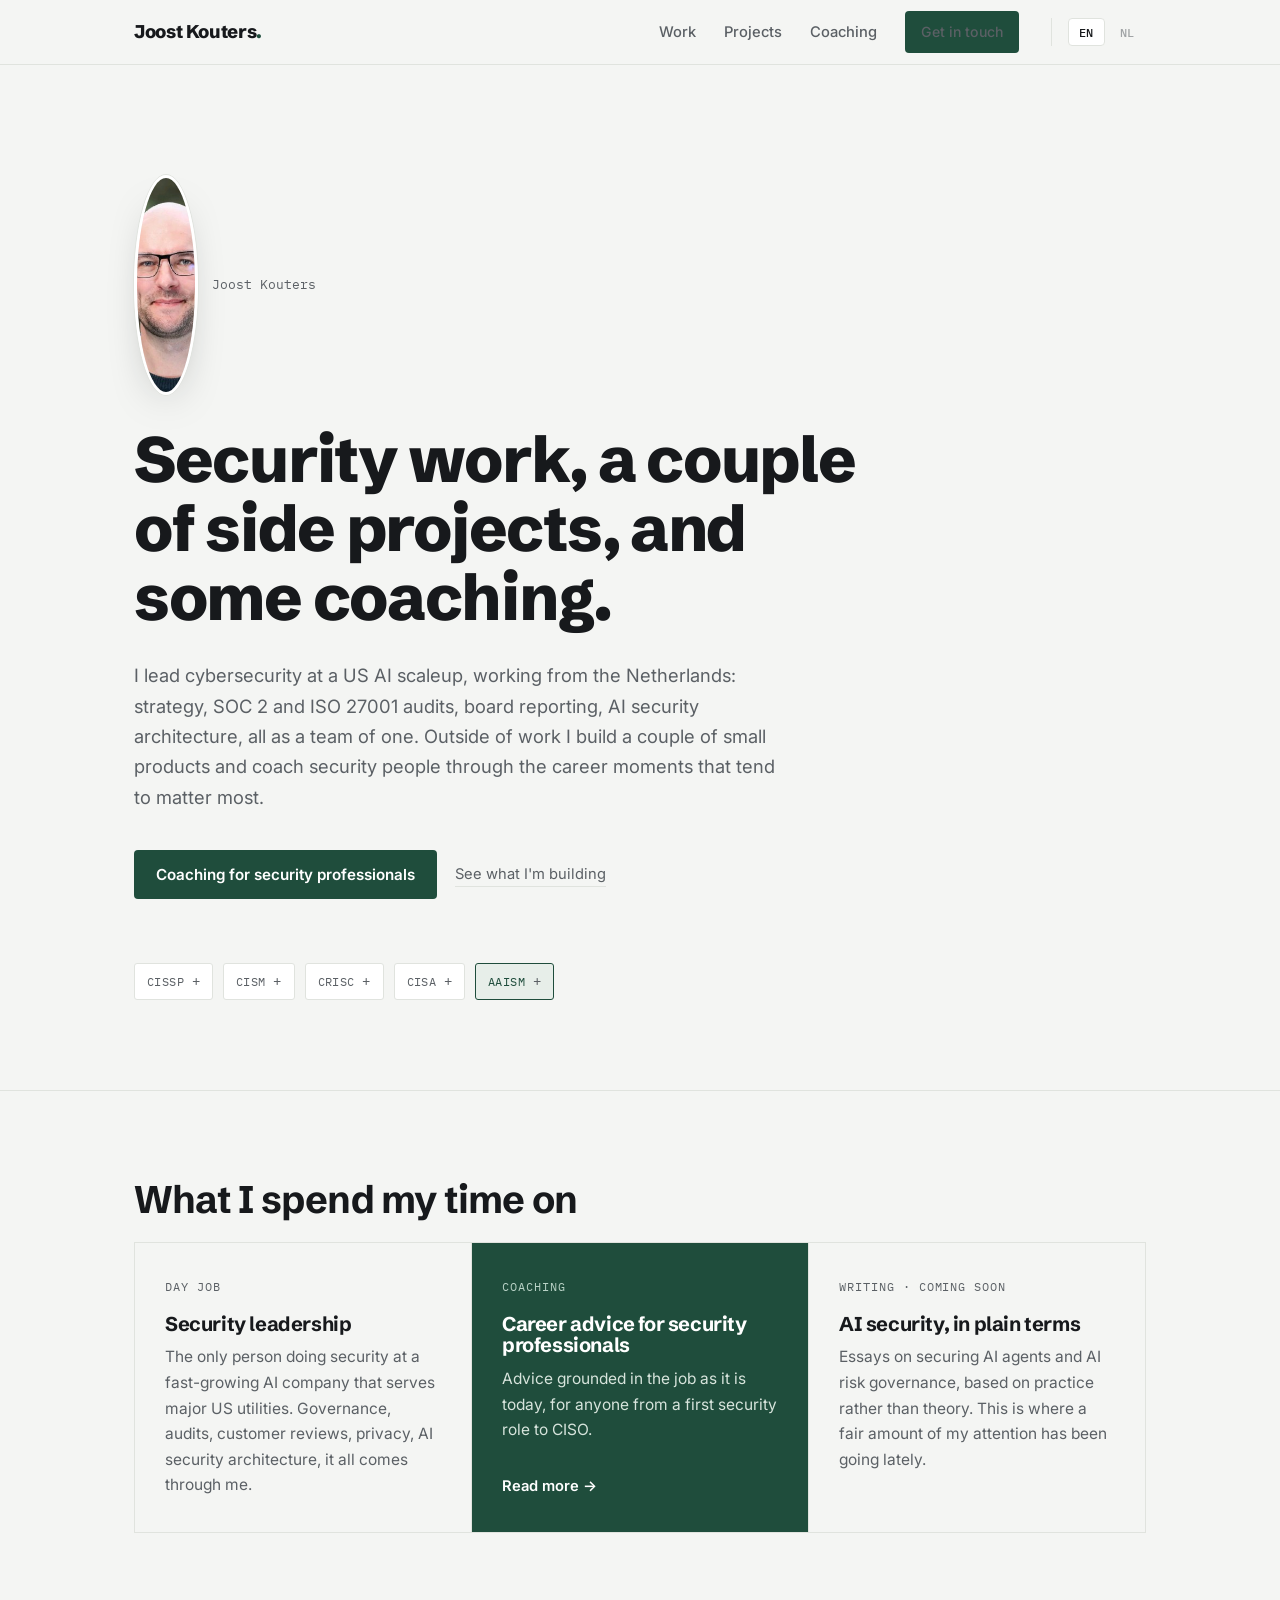
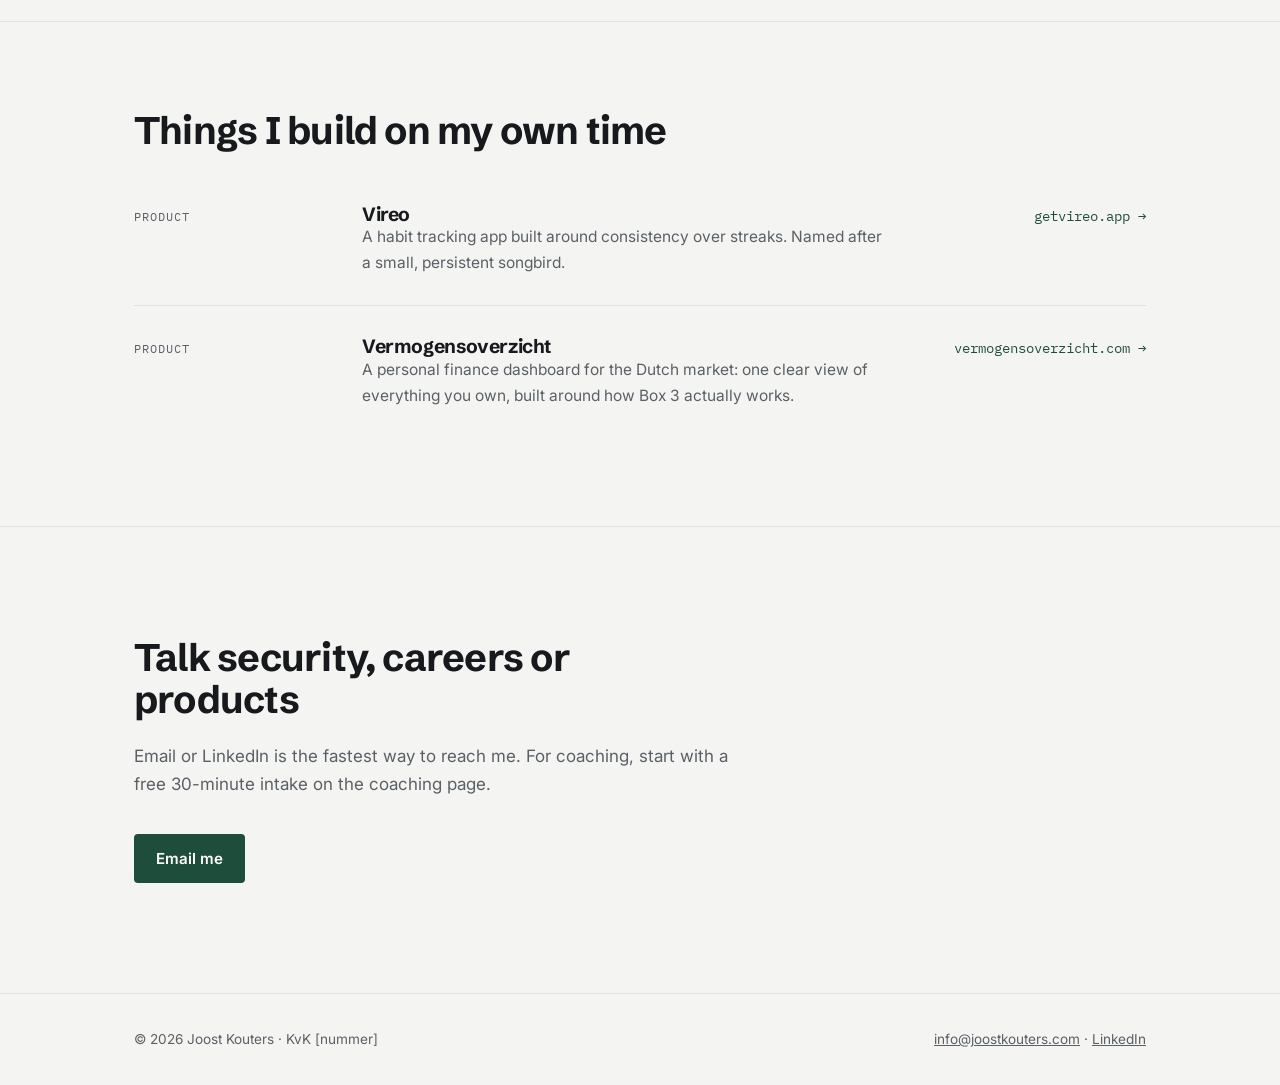
<file: index.html>
<!DOCTYPE html>
<html lang="en">
<head>
<meta charset="UTF-8">
<meta name="viewport" content="width=device-width, initial-scale=1.0">
<title data-en="Joost Kouters — Security leader, builder, coach" data-nl="Joost Kouters — Security leider, bouwer, coach">Joost Kouters — Security leader, builder, coach</title>
<meta name="description"
  data-en-content="Director of Cybersecurity at a US AI scaleup. I build a couple of small products on the side, and coach security professionals through the moments that shape their careers."
  data-nl-content="Director of Cybersecurity bij een Amerikaanse AI-scaleup. Ik bouw een paar kleine producten naast mijn werk, en coach securityprofessionals door de momenten die hun carri&egrave;re bepalen."
  content="Director of Cybersecurity at a US AI scaleup. I build a couple of small products on the side, and coach security professionals through the moments that shape their careers.">
<link rel="preconnect" href="https://fonts.googleapis.com">
<link rel="preconnect" href="https://fonts.gstatic.com" crossorigin>
<link href="https://fonts.googleapis.com/css2?family=Schibsted+Grotesk:wght@400;500;600;700;800&family=Inter:wght@400;500;600&family=IBM+Plex+Mono:wght@400;500&display=swap" rel="stylesheet">
<link rel="stylesheet" href="/style.css">
</head>
<body>

<nav>
  <div class="wrap nav-inner">
    <a class="wordmark" href="/">Joost Kouters<span>.</span></a>
    <div class="nav-links">
      <a href="#work" data-en="Work" data-nl="Werk">Work</a>
      <a href="#projects" data-en="Projects" data-nl="Projecten">Projects</a>
      <a href="/coaching/" data-en="Coaching" data-nl="Coaching">Coaching</a>
      <a class="btn small" href="#contact" data-en="Get in touch" data-nl="Contact">Get in touch</a>
      <div class="lang-switch" role="group" aria-label="Language">
        <button type="button" data-set-lang="en" aria-pressed="true">EN</button>
        <button type="button" data-set-lang="nl" aria-pressed="false">NL</button>
      </div>
    </div>
  </div>
</nav>

<header class="hero" id="top">
  <div class="wrap">
    <div class="about-photo-wrap" style="flex-direction:row;align-items:center;gap:14px;margin-bottom:30px">
      <img class="about-photo" src="/images/joost.jpg" alt="Portrait of Joost Kouters" width="220" height="220" loading="lazy" style="max-width:64px">
      <span class="caption">Joost Kouters</span>
    </div>
    <h1 data-en="Security work, a couple of side projects, and some coaching."
        data-nl="Securitywerk, een paar bijprojecten, en wat coaching.">Security work, a couple of side projects, and some coaching.</h1>
    <p class="lede"
      data-en="I lead cybersecurity at a US AI scaleup, working from the Netherlands: strategy, SOC 2 and ISO 27001 audits, board reporting, AI security architecture, all as a team of one. Outside of work I build a couple of small products and coach security people through the career moments that tend to matter most."
      data-nl="Ik leid cybersecurity bij een Amerikaanse AI-scaleup, werkend vanuit Nederland: strategie, SOC 2- en ISO 27001-audits, boardrapportage, AI-securityarchitectuur, allemaal als team van &eacute;&eacute;n. Naast mijn werk bouw ik een paar kleine producten en coach ik securitymensen door de carri&egrave;remomenten die er meestal het meest toe doen.">
      I lead cybersecurity at a US AI scaleup, working from the Netherlands: strategy, SOC 2 and ISO 27001 audits, board reporting, AI security architecture, all as a team of one. Outside of work I build a couple of small products and coach security people through the career moments that tend to matter most.
    </p>
    <div class="hero-cta">
      <a class="btn" href="/coaching/" data-en="Coaching for security professionals" data-nl="Coaching voor securityprofessionals">Coaching for security professionals</a>
      <a class="quiet" href="#projects" data-en="See what I'm building" data-nl="Bekijk wat ik bouw">See what I'm building</a>
    </div>
    <div class="certs" aria-label="Certifications">
      <details class="cert-item">
        <summary>CISSP</summary>
        <p class="cert-desc" data-en="Certified Information Systems Security Professional. A broad, widely recognized credential covering security leadership and management."
           data-nl="Certified Information Systems Security Professional. Een brede, breed erkende certificering op het gebied van securityleiderschap en -management.">
           Certified Information Systems Security Professional. A broad, widely recognized credential covering security leadership and management.
        </p>
      </details>
      <details class="cert-item">
        <summary>CISM</summary>
        <p class="cert-desc" data-en="Certified Information Security Manager. Focused on governance and running a security program, rather than hands-on technical work."
           data-nl="Certified Information Security Manager. Gericht op governance en het runnen van een securityprogramma, in plaats van hands-on technisch werk.">
           Certified Information Security Manager. Focused on governance and running a security program, rather than hands-on technical work.
        </p>
      </details>
      <details class="cert-item">
        <summary>CRISC</summary>
        <p class="cert-desc" data-en="Certified in Risk and Information Systems Control. Focused on identifying and managing IT risk."
           data-nl="Certified in Risk and Information Systems Control. Gericht op het identificeren en beheersen van IT-risico's.">
           Certified in Risk and Information Systems Control. Focused on identifying and managing IT risk.
        </p>
      </details>
      <details class="cert-item">
        <summary>CISA</summary>
        <p class="cert-desc" data-en="Certified Information Systems Auditor. A standard credential for IT auditing and controls."
           data-nl="Certified Information Systems Auditor. Een standaardcertificering voor IT-auditing en -controls.">
           Certified Information Systems Auditor. A standard credential for IT auditing and controls.
        </p>
      </details>
      <details class="cert-item hl">
        <summary>AAISM</summary>
        <p class="cert-desc" data-en="Advanced in AI Security Management, a new ISACA certification for governing AI risk. I'm among the first people certified worldwide."
           data-nl="Advanced in AI Security Management, een nieuwe ISACA-certificering voor het beheersen van AI-risico. Ik behoor tot de eersten wereldwijd die deze hebben gehaald.">
           Advanced in AI Security Management, a new ISACA certification for governing AI risk. I'm among the first people certified worldwide.
        </p>
      </details>
    </div>
  </div>
</header>

<section id="work">
  <div class="wrap">
    <h2 data-en="What I spend my time on" data-nl="Waar ik mijn tijd aan besteed">What I spend my time on</h2>
    <div class="cards">
      <div class="card reveal">
        <span class="tag" data-en="Day job" data-nl="Hoofdfunctie">Day job</span>
        <h3 data-en="Security leadership" data-nl="Security leiderschap">Security leadership</h3>
        <p data-en="The only person doing security at a fast-growing AI company that serves major US utilities. Governance, audits, customer reviews, privacy, AI security architecture, it all comes through me."
           data-nl="De enige die security doet bij een snelgroeiend AI-bedrijf dat grote Amerikaanse nutsbedrijven bedient. Governance, audits, klantreviews, privacy, AI-securityarchitectuur, het komt allemaal langs mij.">
           The only person doing security at a fast-growing AI company that serves major US utilities. Governance, audits, customer reviews, privacy, AI security architecture, it all comes through me.
        </p>
      </div>
      <a class="card featured reveal" href="/coaching/">
        <span class="tag" data-en="Coaching" data-nl="Coaching">Coaching</span>
        <h3 data-en="Career advice for security professionals" data-nl="Carri&egrave;readvies voor securityprofessionals">Career advice for security professionals</h3>
        <p data-en="Advice grounded in the job as it is today, for anyone from a first security role to CISO."
           data-nl="Advies gebaseerd op het vak zoals het er vandaag uitziet, voor iedereen van een eerste securityrol tot CISO.">
           Advice grounded in the job as it is today, for anyone from a first security role to CISO.
        </p>
        <span class="go" data-en="Read more →" data-nl="Lees meer →">Read more &rarr;</span>
      </a>
      <div class="card reveal">
        <span class="tag" data-en="Writing &middot; coming soon" data-nl="Schrijven &middot; binnenkort">Writing &middot; coming soon</span>
        <h3 data-en="AI security, in plain terms" data-nl="AI security, in gewone taal">AI security, in plain terms</h3>
        <p data-en="Essays on securing AI agents and AI risk governance, based on practice rather than theory. This is where a fair amount of my attention has been going lately."
           data-nl="Essays over het beveiligen van AI-agents en AI-risicogovernance, gebaseerd op de praktijk in plaats van theorie. Hier gaat momenteel een flink deel van mijn aandacht naartoe.">
           Essays on securing AI agents and AI risk governance, based on practice rather than theory. This is where a fair amount of my attention has been going lately.
        </p>
      </div>
    </div>
  </div>
</section>

<section id="projects">
  <div class="wrap">
    <h2 data-en="Things I build on my own time" data-nl="Dingen die ik bouw in mijn eigen tijd">Things I build on my own time</h2>
    <div class="projects">
      <a class="project reveal" href="https://getvireo.app" rel="noopener">
        <span class="tag" data-en="Product" data-nl="Product">Product</span>
        <div>
          <h3>Vireo</h3>
          <p data-en="A habit tracking app built around consistency over streaks. Named after a small, persistent songbird."
             data-nl="Een habit-tracking-app gebouwd rond consistentie in plaats van streaks. Genoemd naar een klein, volhardend zangvogeltje.">
             A habit tracking app built around consistency over streaks. Named after a small, persistent songbird.
          </p>
        </div>
        <span class="go">getvireo.app &rarr;</span>
      </a>
      <a class="project reveal" href="https://vermogensoverzicht.com" rel="noopener">
        <span class="tag" data-en="Product" data-nl="Product">Product</span>
        <div>
          <h3>Vermogensoverzicht</h3>
          <p data-en="A personal finance dashboard for the Dutch market: one clear view of everything you own, built around how Box 3 actually works."
             data-nl="Een persoonlijk financieel dashboard voor de Nederlandse markt: &eacute;&eacute;n helder overzicht van alles wat je bezit, gebouwd rond hoe Box 3 daadwerkelijk werkt.">
             A personal finance dashboard for the Dutch market: one clear view of everything you own, built around how Box 3 actually works.
          </p>
        </div>
        <span class="go">vermogensoverzicht.com &rarr;</span>
      </a>
    </div>
  </div>
</section>

<section class="cta" id="contact">
  <div class="wrap">
    <h2 data-en="Talk security, careers or products" data-nl="Praat over security, carri&egrave;re of producten">Talk security, careers or products</h2>
    <p data-en="Email or LinkedIn is the fastest way to reach me. For coaching, start with a free 30-minute intake on the coaching page."
       data-nl="E-mail of LinkedIn is de snelste manier om me te bereiken. Voor coaching begin je met een gratis intake van dertig minuten op de coachingpagina.">
       Email or LinkedIn is the fastest way to reach me. For coaching, start with a free 30-minute intake on the coaching page.
    </p>
    <a class="btn" href="mailto:info@joostkouters.com" data-en="Email me" data-nl="Mail me">Email me</a>
  </div>
</section>

<footer>
  <div class="wrap foot">
    <span>&copy; 2026 Joost Kouters &middot; KvK [nummer]</span>
    <span><a href="mailto:info@joostkouters.com">info@joostkouters.com</a> &middot; <a href="#" rel="noopener">LinkedIn</a></span>
  </div>
</footer>

<script src="/switch.js" defer></script>
<script src="/reveal.js" defer></script>
</body>
</html>
</file>
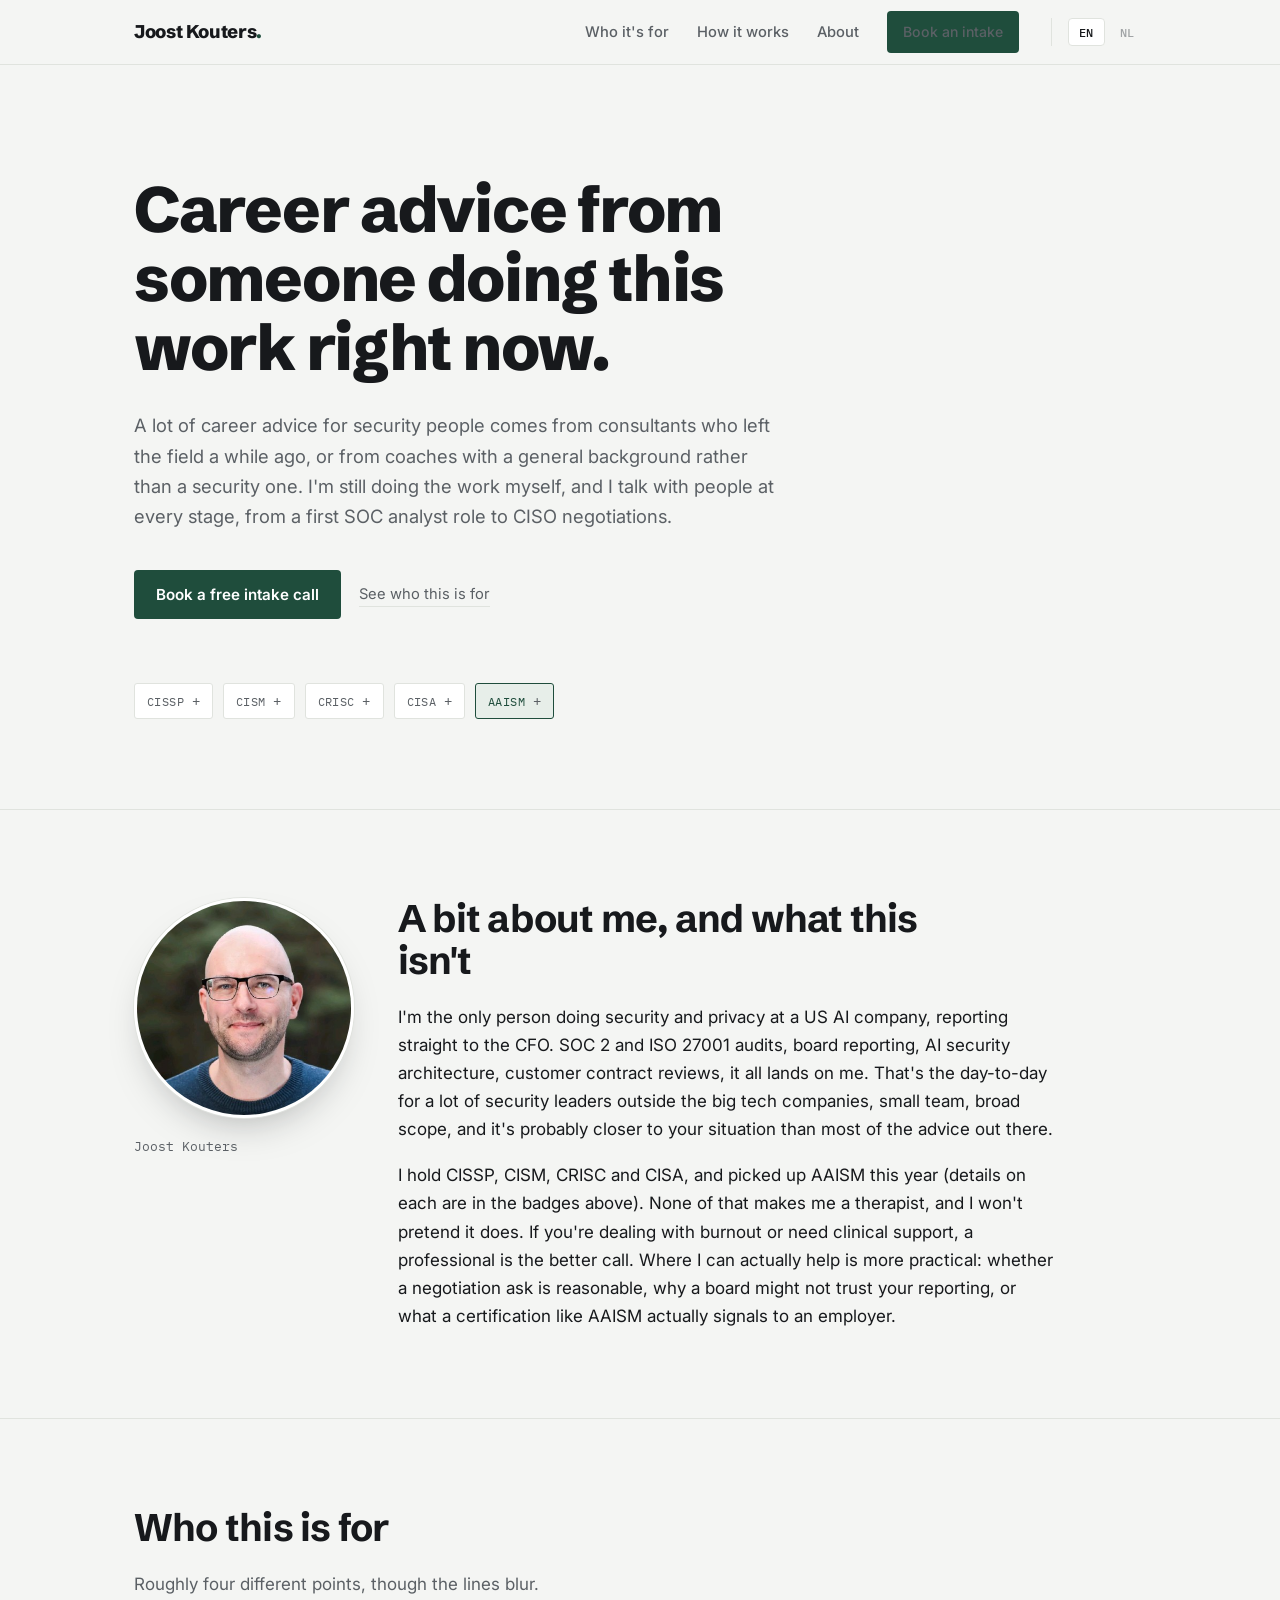
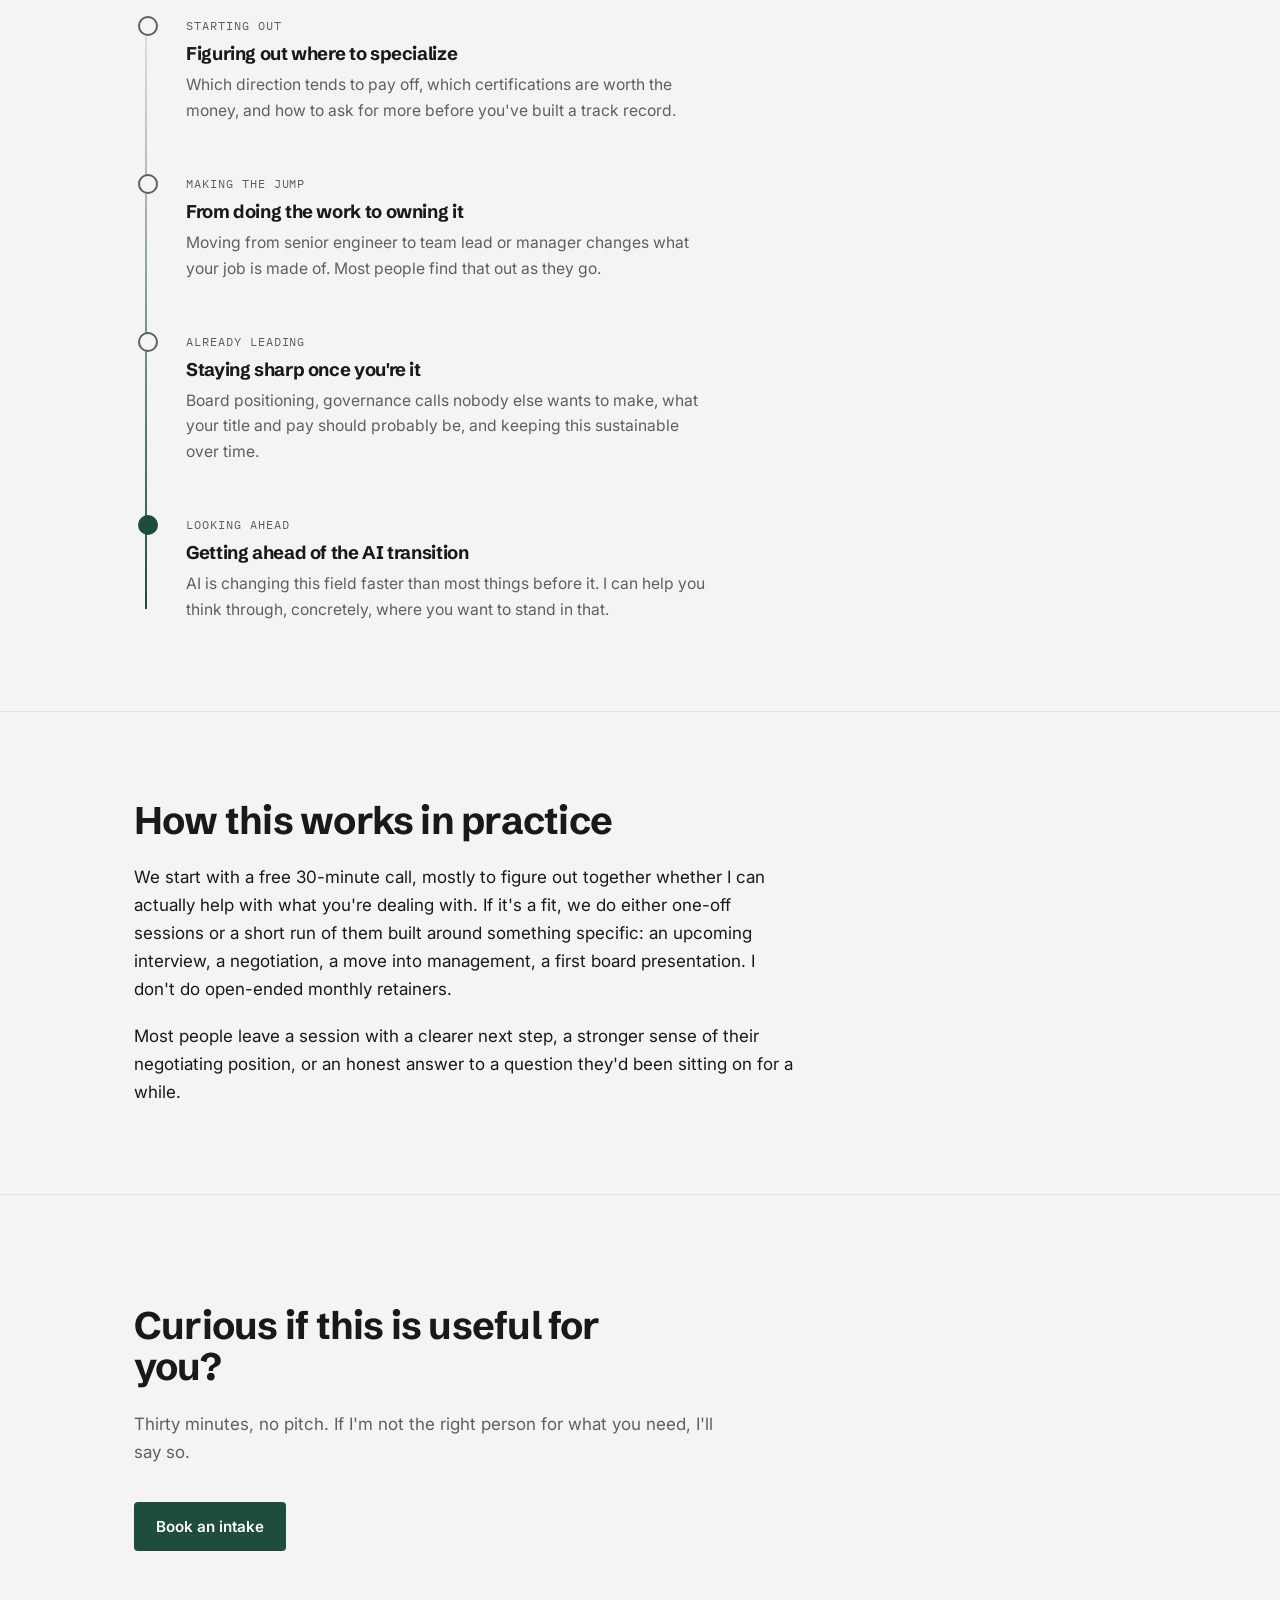
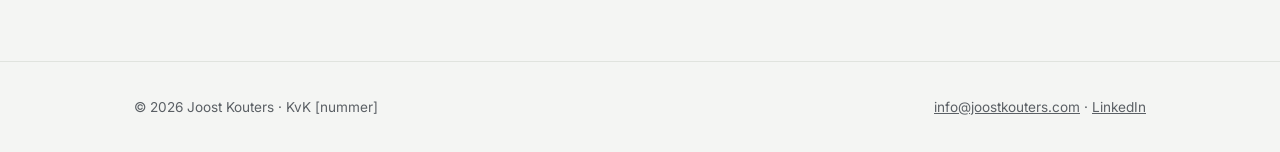
<file: coaching/index.html>
<!DOCTYPE html>
<html lang="en">
<head>
<meta charset="UTF-8">
<meta name="viewport" content="width=device-width, initial-scale=1.0">
<title data-en="Coaching for Security Professionals — Joost Kouters" data-nl="Coaching voor securityprofessionals — Joost Kouters">Coaching for Security Professionals — Joost Kouters</title>
<meta name="description"
  data-en-content="I coach security professionals at every stage, from picking a specialization to negotiating a CISO package. Based on the work I do myself."
  data-nl-content="Ik coach securityprofessionals in elke fase, van het kiezen van een specialisatie tot het onderhandelen over een CISO-pakket. Gebaseerd op het werk dat ik zelf doe."
  content="I coach security professionals at every stage, from picking a specialization to negotiating a CISO package. Based on the work I do myself.">
<link rel="preconnect" href="https://fonts.googleapis.com">
<link rel="preconnect" href="https://fonts.gstatic.com" crossorigin>
<link href="https://fonts.googleapis.com/css2?family=Schibsted+Grotesk:wght@400;500;600;700;800&family=Inter:wght@400;500;600&family=IBM+Plex+Mono:wght@400;500&display=swap" rel="stylesheet">
<link rel="stylesheet" href="/style.css">
</head>
<body>

<nav>
  <div class="wrap nav-inner">
    <a class="wordmark" href="/">Joost Kouters<span>.</span></a>
    <div class="nav-links">
      <a href="#voorwie" data-en="Who it's for" data-nl="Voor wie">Who it's for</a>
      <a href="#werkwijze" data-en="How it works" data-nl="Hoe het werkt">How it works</a>
      <a href="#over" data-en="About" data-nl="Over">About</a>
      <a class="btn small" href="#contact" data-en="Book an intake" data-nl="Plan een intake">Book an intake</a>
      <div class="lang-switch" role="group" aria-label="Language">
        <button type="button" data-set-lang="en" aria-pressed="true">EN</button>
        <button type="button" data-set-lang="nl" aria-pressed="false">NL</button>
      </div>
    </div>
  </div>
</nav>

<header class="hero" id="top">
  <div class="wrap">
    <h1 data-en="Career advice from someone doing this work right now."
        data-nl="Carri&egrave;readvies van iemand die dit werk nu zelf doet.">Career advice from someone doing this work right now.</h1>
    <p class="lede"
      data-en="A lot of career advice for security people comes from consultants who left the field a while ago, or from coaches with a general background rather than a security one. I'm still doing the work myself, and I talk with people at every stage, from a first SOC analyst role to CISO negotiations."
      data-nl="Veel carri&egrave;readvies voor securitymensen komt van consultants die het vak alweer even geleden verlieten, of van coaches met een algemene achtergrond in plaats van een securityachtergrond. Ik doe het werk zelf nog steeds, en ik spreek mensen in elke fase, van een eerste SOC-analistrol tot CISO-onderhandelingen.">
      A lot of career advice for security people comes from consultants who left the field a while ago, or from coaches with a general background rather than a security one. I'm still doing the work myself, and I talk with people at every stage, from a first SOC analyst role to CISO negotiations.
    </p>
    <div class="hero-cta">
      <a class="btn" href="#contact" data-en="Book a free intake call" data-nl="Plan een gratis intake">Book a free intake call</a>
      <a class="quiet" href="#voorwie" data-en="See who this is for" data-nl="Bekijk voor wie dit is">See who this is for</a>
    </div>
    <div class="certs" aria-label="Certifications">
      <details class="cert-item">
        <summary>CISSP</summary>
        <p class="cert-desc" data-en="Certified Information Systems Security Professional. A broad, widely recognized credential covering security leadership and management."
           data-nl="Certified Information Systems Security Professional. Een brede, breed erkende certificering op het gebied van securityleiderschap en -management.">
           Certified Information Systems Security Professional. A broad, widely recognized credential covering security leadership and management.
        </p>
      </details>
      <details class="cert-item">
        <summary>CISM</summary>
        <p class="cert-desc" data-en="Certified Information Security Manager. Focused on governance and running a security program, rather than hands-on technical work."
           data-nl="Certified Information Security Manager. Gericht op governance en het runnen van een securityprogramma, in plaats van hands-on technisch werk.">
           Certified Information Security Manager. Focused on governance and running a security program, rather than hands-on technical work.
        </p>
      </details>
      <details class="cert-item">
        <summary>CRISC</summary>
        <p class="cert-desc" data-en="Certified in Risk and Information Systems Control. Focused on identifying and managing IT risk."
           data-nl="Certified in Risk and Information Systems Control. Gericht op het identificeren en beheersen van IT-risico's.">
           Certified in Risk and Information Systems Control. Focused on identifying and managing IT risk.
        </p>
      </details>
      <details class="cert-item">
        <summary>CISA</summary>
        <p class="cert-desc" data-en="Certified Information Systems Auditor. A standard credential for IT auditing and controls."
           data-nl="Certified Information Systems Auditor. Een standaardcertificering voor IT-auditing en -controls.">
           Certified Information Systems Auditor. A standard credential for IT auditing and controls.
        </p>
      </details>
      <details class="cert-item hl">
        <summary>AAISM</summary>
        <p class="cert-desc" data-en="Advanced in AI Security Management, a new ISACA certification for governing AI risk. I'm among the first people certified worldwide."
           data-nl="Advanced in AI Security Management, een nieuwe ISACA-certificering voor het beheersen van AI-risico. Ik behoor tot de eersten wereldwijd die deze hebben gehaald.">
           Advanced in AI Security Management, a new ISACA certification for governing AI risk. I'm among the first people certified worldwide.
        </p>
      </details>
    </div>
  </div>
</header>

<section id="over">
  <div class="wrap cols cols--photo">
    <div class="about-photo-wrap">
      <img class="about-photo" src="/images/joost.jpg" alt="Portrait of Joost Kouters" width="220" height="220" loading="lazy">
      <span class="caption">Joost Kouters</span>
    </div>
    <div>
      <h2 data-en="A bit about me, and what this isn't" data-nl="Iets over mij, en wat dit niet is">A bit about me, and what this isn't</h2>
      <div class="prose reveal">
      <p data-en="I'm the only person doing security and privacy at a US AI company, reporting straight to the CFO. SOC 2 and ISO 27001 audits, board reporting, AI security architecture, customer contract reviews, it all lands on me. That's the day-to-day for a lot of security leaders outside the big tech companies, small team, broad scope, and it's probably closer to your situation than most of the advice out there."
         data-nl="Ik ben degene die security en privacy doet bij een Amerikaans AI-bedrijf, en rapporteer rechtstreeks aan de CFO. SOC 2- en ISO 27001-audits, boardrapportage, AI-securityarchitectuur, klantcontractreviews, het landt allemaal bij mij. Dat is de dagelijkse realiteit voor veel securityleiders buiten de grote techbedrijven: klein team, brede scope, en waarschijnlijk dichter bij jouw situatie dan het meeste advies dat er is.">
         I'm the only person doing security and privacy at a US AI company, reporting straight to the CFO. SOC 2 and ISO 27001 audits, board reporting, AI security architecture, customer contract reviews, it all lands on me. That's the day-to-day for a lot of security leaders outside the big tech companies, small team, broad scope, and it's probably closer to your situation than most of the advice out there.
      </p>
      <p data-en="I hold CISSP, CISM, CRISC and CISA, and picked up AAISM this year (details on each are in the badges above). None of that makes me a therapist, and I won't pretend it does. If you're dealing with burnout or need clinical support, a professional is the better call. Where I can actually help is more practical: whether a negotiation ask is reasonable, why a board might not trust your reporting, or what a certification like AAISM actually signals to an employer."
         data-nl="Ik heb CISSP, CISM, CRISC en CISA, en heb dit jaar AAISM gehaald (details per certificering staan hierboven). Niets daarvan maakt me een therapeut, en dat doe ik ook niet alsof. Zit je met een burn-out of heb je professionele begeleiding nodig, dan kun je beter bij een specialist terecht. Waar ik wel bij kan helpen is praktischer: of een onderhandelingsinzet redelijk is, waarom een board je rapportage niet vertrouwt, of wat een certificering als AAISM eigenlijk betekent voor een werkgever.">
         I hold CISSP, CISM, CRISC and CISA, and picked up AAISM this year (details on each are in the badges above). None of that makes me a therapist, and I won't pretend it does. If you're dealing with burnout or need clinical support, a professional is the better call. Where I can actually help is more practical: whether a negotiation ask is reasonable, why a board might not trust your reporting, or what a certification like AAISM actually signals to an employer.
      </p>
      </div>
    </div>
  </div>
</section>

<section id="voorwie">
  <div class="wrap">
    <h2 data-en="Who this is for" data-nl="Voor wie dit is">Who this is for</h2>
    <p style="max-width:58ch;color:#5B6065;margin-bottom:8px"
       data-en="Roughly four different points, though the lines blur."
       data-nl="Grofweg vier verschillende punten, al lopen de grenzen door elkaar.">
       Roughly four different points, though the lines blur.
    </p>
    <div class="ladder" role="list">
      <div class="rung reveal" role="listitem">
        <span class="stage" data-en="Starting out" data-nl="Beginnend">Starting out</span>
        <h3 data-en="Figuring out where to specialize" data-nl="Uitzoeken waar je in specialiseert">Figuring out where to specialize</h3>
        <p data-en="Which direction tends to pay off, which certifications are worth the money, and how to ask for more before you've built a track record."
           data-nl="Welke richting doorgaans loont, welke certificeringen de moeite waard zijn, en hoe je meer vraagt voordat je een trackrecord hebt opgebouwd.">
           Which direction tends to pay off, which certifications are worth the money, and how to ask for more before you've built a track record.
        </p>
      </div>
      <div class="rung reveal" role="listitem">
        <span class="stage" data-en="Making the jump" data-nl="De sprong maken">Making the jump</span>
        <h3 data-en="From doing the work to owning it" data-nl="Van het werk doen naar het werk bezitten">From doing the work to owning it</h3>
        <p data-en="Moving from senior engineer to team lead or manager changes what your job is made of. Most people find that out as they go."
           data-nl="De overstap van senior engineer naar teamlead of manager verandert waar je baan uit bestaat. De meeste mensen ontdekken dat gaandeweg.">
           Moving from senior engineer to team lead or manager changes what your job is made of. Most people find that out as they go.
        </p>
      </div>
      <div class="rung reveal" role="listitem">
        <span class="stage" data-en="Already leading" data-nl="Al leidinggevend">Already leading</span>
        <h3 data-en="Staying sharp once you're it" data-nl="Scherp blijven als je er eenmaal bent">Staying sharp once you're it</h3>
        <p data-en="Board positioning, governance calls nobody else wants to make, what your title and pay should probably be, and keeping this sustainable over time."
           data-nl="Boardpositionering, governance-beslissingen die niemand anders wil nemen, wat je titel en salaris waarschijnlijk zouden moeten zijn, en dit vol te houden over langere tijd.">
           Board positioning, governance calls nobody else wants to make, what your title and pay should probably be, and keeping this sustainable over time.
        </p>
      </div>
      <div class="rung reveal" role="listitem">
        <span class="stage" data-en="Looking ahead" data-nl="Vooruitkijken">Looking ahead</span>
        <h3 data-en="Getting ahead of the AI transition" data-nl="De AI-transitie voor blijven">Getting ahead of the AI transition</h3>
        <p data-en="AI is changing this field faster than most things before it. I can help you think through, concretely, where you want to stand in that."
           data-nl="AI verandert dit vakgebied sneller dan de meeste ontwikkelingen ervoor. Ik kan je helpen concreet na te denken over waar je in wilt staan.">
           AI is changing this field faster than most things before it. I can help you think through, concretely, where you want to stand in that.
        </p>
      </div>
    </div>
  </div>
</section>

<section id="werkwijze">
  <div class="wrap">
    <h2 data-en="How this works in practice" data-nl="Hoe dit in de praktijk werkt">How this works in practice</h2>
    <div class="prose reveal">
      <p data-en="We start with a free 30-minute call, mostly to figure out together whether I can actually help with what you're dealing with. If it's a fit, we do either one-off sessions or a short run of them built around something specific: an upcoming interview, a negotiation, a move into management, a first board presentation. I don't do open-ended monthly retainers."
         data-nl="We beginnen met een gratis gesprek van dertig minuten, vooral om samen te bepalen of ik echt kan helpen met waar je tegenaan loopt. Als het klikt, doen we losse sessies of een korte reeks rond iets concreets: een aankomend sollicitatiegesprek, een onderhandeling, een overstap naar management, een eerste boardpresentatie. Ik doe geen open-einde maandelijkse abonnementen.">
         We start with a free 30-minute call, mostly to figure out together whether I can actually help with what you're dealing with. If it's a fit, we do either one-off sessions or a short run of them built around something specific: an upcoming interview, a negotiation, a move into management, a first board presentation. I don't do open-ended monthly retainers.
      </p>
      <p data-en="Most people leave a session with a clearer next step, a stronger sense of their negotiating position, or an honest answer to a question they'd been sitting on for a while."
         data-nl="De meeste mensen gaan na afloop weg met een duidelijkere volgende stap, meer gevoel voor hun onderhandelingspositie, of een eerlijk antwoord op een vraag waar ze al een tijd mee zaten.">
         Most people leave a session with a clearer next step, a stronger sense of their negotiating position, or an honest answer to a question they'd been sitting on for a while.
      </p>
    </div>
  </div>
</section>

<section class="cta" id="contact">
  <div class="wrap">
    <h2 data-en="Curious if this is useful for you?" data-nl="Benieuwd of dit iets voor je is?">Curious if this is useful for you?</h2>
    <p data-en="Thirty minutes, no pitch. If I'm not the right person for what you need, I'll say so."
       data-nl="Dertig minuten, geen verkooppraatje. Als ik niet de juiste persoon ben voor wat je nodig hebt, zeg ik dat gewoon.">
       Thirty minutes, no pitch. If I'm not the right person for what you need, I'll say so.
    </p>
    <a class="btn" href="mailto:info@joostkouters.com?subject=Intake" data-en="Book an intake" data-nl="Plan een intake">Book an intake</a>
  </div>
</section>

<footer>
  <div class="wrap foot">
    <span>&copy; 2026 Joost Kouters &middot; KvK [nummer]</span>
    <span><a href="mailto:info@joostkouters.com">info@joostkouters.com</a> &middot; <a href="#" rel="noopener">LinkedIn</a></span>
  </div>
</footer>

<script src="/switch.js" defer></script>
<script src="/reveal.js" defer></script>
</body>
</html>
</file>
<file: style.css>
:root{
  --paper:#F4F5F3;
  --ink:#17191C;
  --muted:#5B6065;
  --line:#E0E3DE;
  --spruce:#1F4D3C;
  --spruce-soft:#E7EEE9;
  --maxw:1060px;
}
*{margin:0;padding:0;box-sizing:border-box}
html{scroll-behavior:smooth}
body{
  background:var(--paper);
  color:var(--ink);
  font-family:'Inter',system-ui,sans-serif;
  font-size:17px;
  line-height:1.65;
  -webkit-font-smoothing:antialiased;
}
h1,h2,h3{font-family:'Schibsted Grotesk',sans-serif;line-height:1.08;letter-spacing:-0.02em}
.mono{font-family:'IBM Plex Mono',monospace}
a{color:inherit}
:focus-visible{outline:2px solid var(--spruce);outline-offset:3px;border-radius:2px}
.wrap{max-width:var(--maxw);margin:0 auto;padding:0 24px}

/* ---------- nav ---------- */
nav{
  position:sticky;top:0;z-index:10;
  background:color-mix(in srgb, var(--paper) 88%, transparent);
  backdrop-filter:blur(10px);
  border-bottom:1px solid var(--line);
}
.nav-inner{display:flex;align-items:center;justify-content:space-between;height:64px}
.wordmark{font-family:'Schibsted Grotesk',sans-serif;font-weight:800;font-size:1.15rem;text-decoration:none;letter-spacing:-0.02em}
.wordmark span{color:var(--spruce)}
.nav-links{display:flex;gap:28px;align-items:center}
.nav-links a{font-size:.92rem;text-decoration:none;color:var(--muted);font-weight:500}
.nav-links a:hover{color:var(--ink)}
.btn{
  display:inline-block;background:var(--spruce);color:#fff;text-decoration:none;
  font-weight:600;font-size:.95rem;padding:12px 22px;border-radius:4px;
  transition:background .15s ease;
}
.btn:hover{background:#173D2F}
.btn.small{padding:9px 16px;font-size:.88rem}
@media(max-width:720px){.nav-links a:not(.btn){display:none}}

.lang-switch{display:flex;gap:4px;margin-left:4px;padding-left:16px;border-left:1px solid var(--line)}
@media(max-width:720px){.lang-switch{border-left:none;padding-left:0}}
.lang-switch button{
  font-family:'IBM Plex Mono',monospace;font-size:.78rem;letter-spacing:.04em;font-weight:500;
  background:none;border:1px solid transparent;border-radius:4px;color:var(--muted);
  line-height:1;padding:7px 10px;cursor:pointer;
  opacity:.55;transition:opacity .15s ease, border-color .15s ease, background .15s ease, color .15s ease;
}
.lang-switch button:hover{opacity:.9}
.lang-switch button[aria-pressed="true"]{opacity:1;border-color:var(--line);background:#fff;color:var(--ink)}
.visually-hidden{
  position:absolute;width:1px;height:1px;padding:0;margin:-1px;overflow:hidden;
  clip:rect(0,0,0,0);white-space:nowrap;border:0;
}

/* ---------- certifications (expandable) ---------- */
.cert-item{
  border:1px solid var(--line);border-radius:3px;background:#fff;
  transition:border-color .15s ease, background .15s ease;
}
.cert-item[open]{background:var(--spruce-soft);border-color:var(--spruce)}
.cert-item summary{
  font-family:'IBM Plex Mono',monospace;font-size:.78rem;letter-spacing:.04em;
  padding:6px 12px;color:var(--muted);cursor:pointer;list-style:none;
  display:flex;align-items:center;gap:7px;user-select:none;
}
.cert-item summary::-webkit-details-marker{display:none}
.cert-item summary::after{content:"+";color:var(--muted);font-size:.85rem}
.cert-item[open] summary::after{content:"\2212"}
.cert-item[open] summary{color:var(--spruce)}
.cert-item.hl{border-color:var(--spruce);background:var(--spruce-soft)}
.cert-item.hl summary{color:var(--spruce)}
.cert-item .cert-desc{
  padding:0 12px 12px;font-size:.85rem;line-height:1.55;color:var(--muted);
  max-width:260px;font-family:'Inter',sans-serif;letter-spacing:normal;
}

/* ---------- hero ---------- */
header.hero{padding:110px 0 90px;border-bottom:1px solid var(--line)}
.eyebrow{
  font-family:'IBM Plex Mono',monospace;font-size:.8rem;letter-spacing:.08em;
  text-transform:uppercase;color:var(--spruce);margin-bottom:26px;
}
h1{font-size:clamp(2.4rem,5.6vw,4rem);font-weight:800;max-width:18ch}
h1 em{font-style:normal;color:var(--spruce);position:relative;white-space:nowrap}
h1 em::after{
  content:"";position:absolute;left:0;bottom:.04em;height:.08em;width:100%;
  background:var(--spruce);opacity:.35;transform:scaleX(0);transform-origin:left;
  animation:draw .8s .4s ease forwards;
}
@keyframes draw{to{transform:scaleX(1)}}
.hero p.lede{max-width:54ch;margin-top:28px;font-size:1.15rem;color:var(--muted)}
.hero-cta{margin-top:38px;display:flex;gap:18px;align-items:center;flex-wrap:wrap}
.hero-cta .quiet{font-size:.92rem;color:var(--muted);text-decoration:none;border-bottom:1px solid var(--line)}
.hero-cta .quiet:hover{border-color:var(--ink)}
.certs{margin-top:64px;display:flex;gap:10px;flex-wrap:wrap}
.cert{
  font-family:'IBM Plex Mono',monospace;font-size:.78rem;letter-spacing:.04em;
  border:1px solid var(--line);background:#fff;border-radius:3px;padding:6px 12px;color:var(--muted);
}
.cert.hl{border-color:var(--spruce);color:var(--spruce);background:var(--spruce-soft)}

/* ---------- generic section ---------- */
section{padding:88px 0;border-bottom:1px solid var(--line)}
.kicker{
  font-family:'IBM Plex Mono',monospace;font-size:.78rem;letter-spacing:.08em;
  text-transform:uppercase;color:var(--spruce);margin-bottom:18px;
}
h2{font-size:clamp(1.7rem,3.4vw,2.4rem);font-weight:700;max-width:24ch;margin-bottom:22px}
.cols{display:grid;grid-template-columns:1fr 1fr;gap:56px}
@media(max-width:820px){.cols{grid-template-columns:1fr}}
.prose p{margin-bottom:18px;max-width:60ch}
.prose p:last-child{margin-bottom:0}
.prose strong{font-weight:600}

/* ---------- card grid (hub) ---------- */
.cards{display:grid;grid-template-columns:repeat(3,1fr);gap:1px;background:var(--line);border:1px solid var(--line);margin-top:8px}
@media(max-width:820px){.cards{grid-template-columns:1fr}}
.card{background:var(--paper);padding:34px 30px;display:flex;flex-direction:column;text-decoration:none;transition:background .15s ease}
a.card:hover{background:#fff}
.card .tag{font-family:'IBM Plex Mono',monospace;font-size:.75rem;letter-spacing:.08em;text-transform:uppercase;color:var(--muted);margin-bottom:16px}
.card h3{font-size:1.25rem;font-weight:700;margin-bottom:10px}
.card p{color:var(--muted);font-size:.97rem;flex:1}
.card .go{margin-top:22px;font-weight:600;font-size:.92rem;color:var(--spruce)}
.card.featured{background:var(--spruce);color:#fff}
.card.featured .tag{color:#B9D2C6}
.card.featured p{color:#D7E4DC}
.card.featured .go{color:#fff}
a.card.featured:hover{background:#173D2F}

/* ---------- project rows ---------- */
.projects{margin-top:8px}
.project{
  display:grid;grid-template-columns:200px 1fr auto;gap:28px;align-items:baseline;
  padding:30px 0;border-bottom:1px solid var(--line);text-decoration:none;
}
.project:last-child{border-bottom:none}
.project:hover h3{color:var(--spruce)}
@media(max-width:720px){.project{grid-template-columns:1fr;gap:6px}}
.project .tag{font-family:'IBM Plex Mono',monospace;font-size:.75rem;letter-spacing:.08em;text-transform:uppercase;color:var(--muted)}
.project h3{font-size:1.2rem;font-weight:700;transition:color .15s ease}
.project p{color:var(--muted);font-size:.97rem;max-width:52ch}
.project .go{font-family:'IBM Plex Mono',monospace;font-size:.85rem;color:var(--spruce)}

/* ---------- about photo ---------- */
.about-photo{
  width:100%;max-width:220px;aspect-ratio:1/1;border-radius:50%;
  object-fit:cover;border:3px solid #fff;
  box-shadow:0 0 0 1px var(--line), 0 18px 40px -18px rgba(23,25,28,.35);
}
.about-photo-wrap{display:flex;flex-direction:column;gap:18px;align-items:flex-start}
.about-photo-wrap .caption{font-family:'IBM Plex Mono',monospace;font-size:.8rem;color:var(--muted)}
.cols.cols--photo{grid-template-columns:220px 1fr;align-items:start;gap:44px}
@media(max-width:820px){.cols.cols--photo{grid-template-columns:1fr}.about-photo-wrap{flex-direction:row;align-items:center;gap:16px}.about-photo{max-width:88px}}

/* ---------- ladder (coaching signature) ---------- */
.ladder{position:relative;margin-top:12px}
.ladder::before{
  content:"";position:absolute;left:11px;top:14px;bottom:14px;width:2px;
  background:linear-gradient(to bottom, var(--line), var(--spruce));
}
.rung{position:relative;padding:0 0 44px 52px}
.rung:last-child{padding-bottom:0}
.rung::before{
  content:"";position:absolute;left:4px;top:6px;width:16px;height:16px;border-radius:50%;
  background:var(--paper);border:2px solid var(--muted);
}
.rung:last-child::before{background:var(--spruce);border-color:var(--spruce)}
.rung .stage{font-family:'IBM Plex Mono',monospace;font-size:.75rem;letter-spacing:.08em;text-transform:uppercase;color:var(--muted)}
.rung h3{font-size:1.15rem;font-weight:700;margin:6px 0 8px}
.rung p{color:var(--muted);font-size:.98rem;max-width:52ch}

/* ---------- niet-lijst ---------- */
.not-grid{display:grid;grid-template-columns:repeat(2,1fr);gap:1px;background:var(--line);border:1px solid var(--line);margin-top:8px}
@media(max-width:640px){.not-grid{grid-template-columns:1fr}}
.not-item{background:var(--paper);padding:26px 28px}
.not-item .no{font-family:'IBM Plex Mono',monospace;color:var(--muted);font-size:.8rem;display:block;margin-bottom:8px}
.not-item p{font-weight:600}
.wel{margin-top:28px;padding:26px 28px;background:var(--spruce-soft);border-left:3px solid var(--spruce)}
.wel p{font-weight:600;max-width:58ch}

/* ---------- werkwijze ---------- */
.steps{display:grid;grid-template-columns:repeat(3,1fr);gap:36px;margin-top:12px}
@media(max-width:820px){.steps{grid-template-columns:1fr}}
.step h3{font-size:1.1rem;margin-bottom:10px}
.step h3::before{
  content:attr(data-n);display:block;font-family:'IBM Plex Mono',monospace;
  font-size:.78rem;color:var(--spruce);margin-bottom:14px;letter-spacing:.06em;
}
.step p{color:var(--muted);font-size:.97rem}

/* ---------- results ---------- */
ul.results{list-style:none;margin-top:6px}
ul.results li{
  padding:18px 0 18px 34px;border-bottom:1px solid var(--line);position:relative;max-width:62ch;
}
ul.results li:last-child{border-bottom:none}
ul.results li::before{
  content:"\2192";position:absolute;left:0;color:var(--spruce);font-weight:600;
}

/* ---------- cta / footer ---------- */
.cta{padding:110px 0;border-bottom:none;text-align:left}
.cta h2{max-width:22ch}
.cta p{color:var(--muted);max-width:54ch;margin-bottom:36px}
footer{border-top:1px solid var(--line);padding:34px 0;font-size:.85rem;color:var(--muted)}
.foot{display:flex;justify-content:space-between;gap:20px;flex-wrap:wrap}
footer a{color:var(--muted)}
footer a:hover{color:var(--ink)}

/* ---------- reveal ---------- */
.reveal{opacity:0;transform:translateY(14px);transition:opacity .5s ease,transform .5s ease}
.reveal.in{opacity:1;transform:none}
@media(prefers-reduced-motion:reduce){
  *{animation:none!important;transition:none!important}
  .reveal{opacity:1;transform:none}
  html{scroll-behavior:auto}
}
</file>
